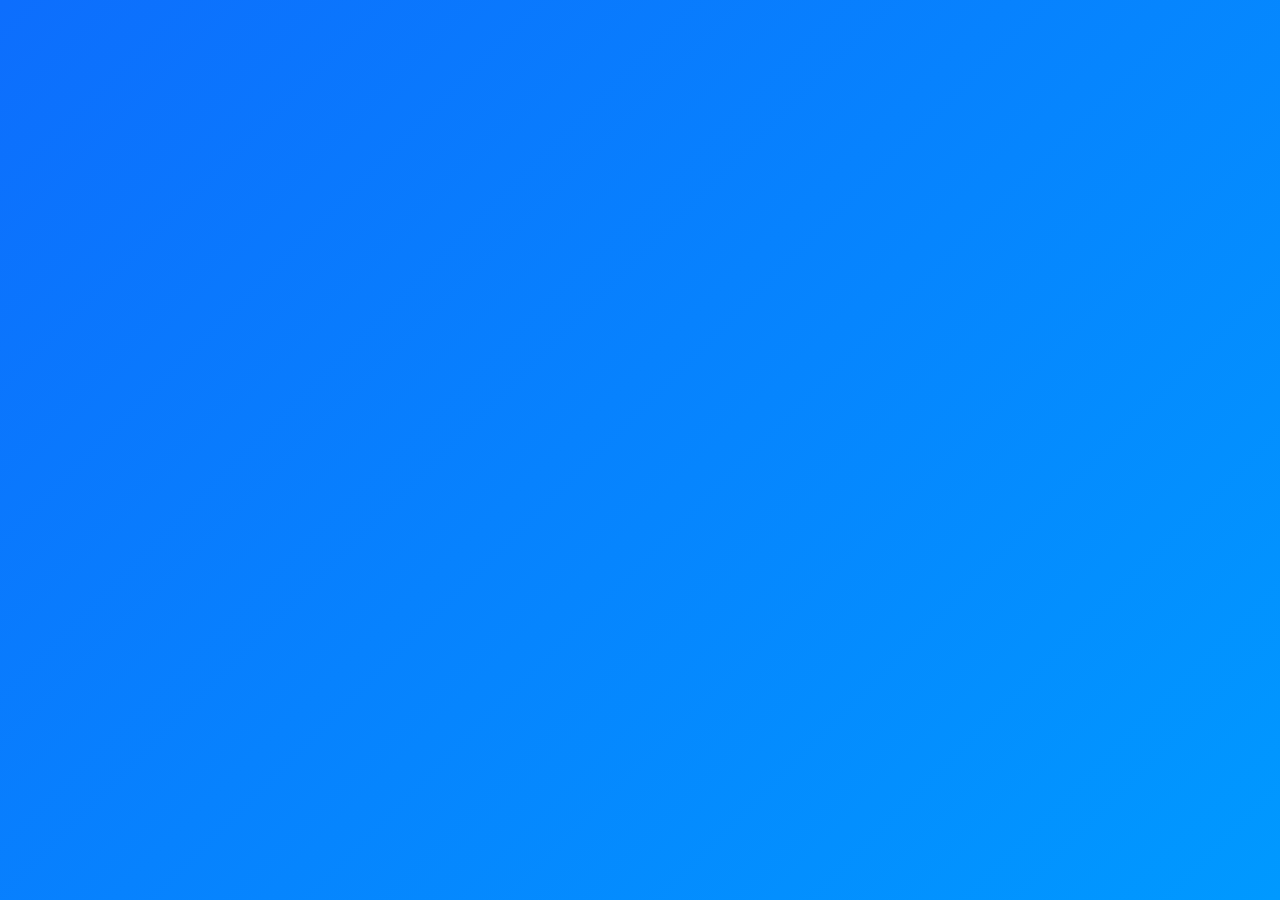
<file: index.html>
<!DOCTYPE html>
<html lang="es">

<head>
    <meta charset="UTF-8">
    <meta http-equiv="refresh" content="0; url=login.html">
    <title>Redirigiendo a Alke Wallet...</title>
</head>

<body>
    <p>Si no eres redirigido, haz clic <a href="login.html">aquí</a>.</p>
</body>

</html>
</file>
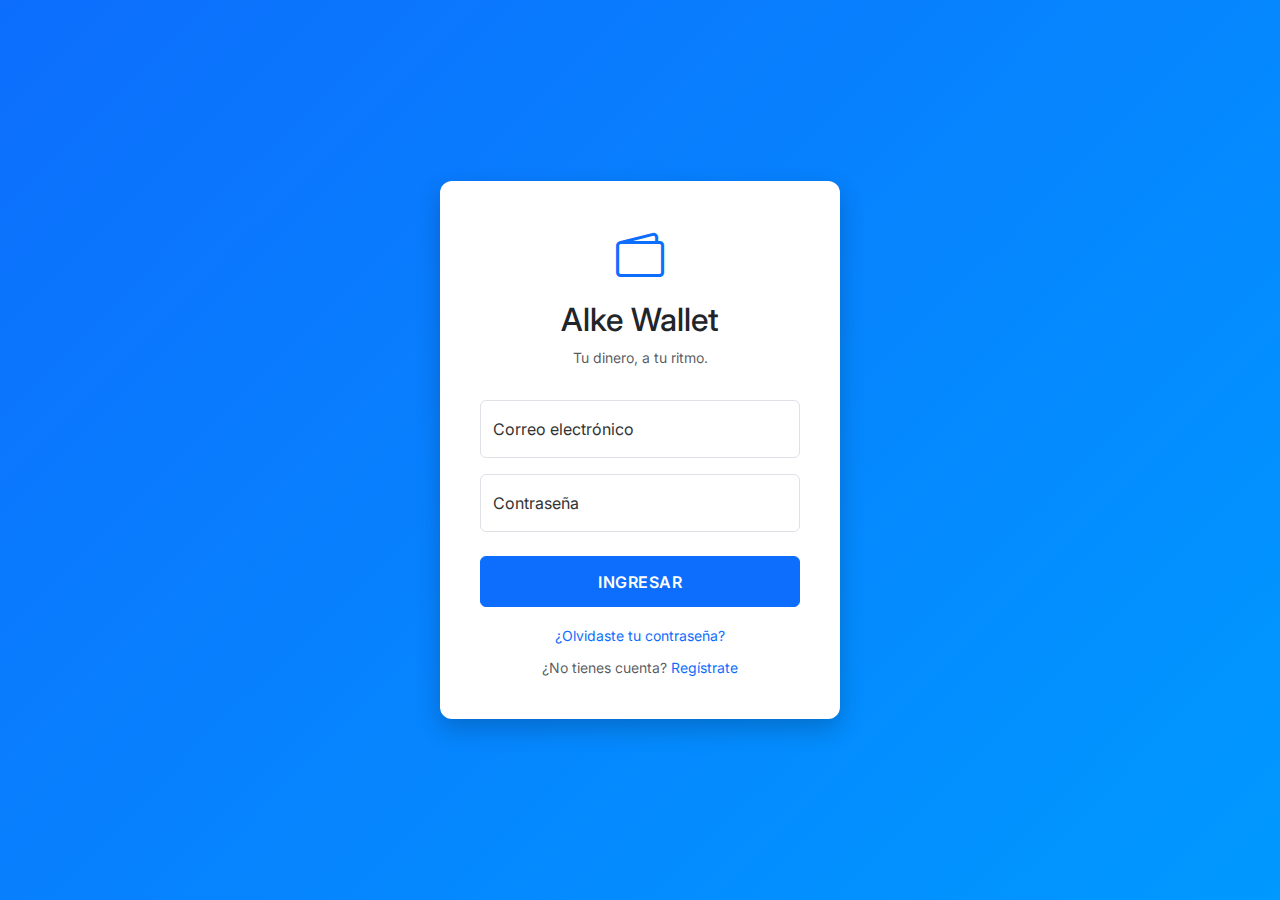
<file: deposit.html>
<!DOCTYPE html>
<html lang="es">

<head>
    <meta charset="UTF-8">
    <meta name="viewport" content="width=device-width, initial-scale=1.0">
    <title>Alke Wallet - Depositar</title>
    <link href="https://cdn.jsdelivr.net/npm/bootstrap@5.3.0/dist/css/bootstrap.min.css" rel="stylesheet">
    <link rel="stylesheet" href="https://cdn.jsdelivr.net/npm/bootstrap-icons@1.10.5/font/bootstrap-icons.css">
    <link rel="stylesheet" href="css/style.css">
</head>

<body class="bg-light">
    <!-- Navbar (Simplified for sub-pages or include same as menu) -->
    <nav class="navbar navbar-expand-lg navbar-dark bg-primary shadow-sm">
        <div class="container">
            <a class="navbar-brand fw-bold" href="menu.html">
                <i class="bi bi-wallet2 me-2"></i>Alke Wallet
            </a>
            <div class="ms-auto">
                <a href="menu.html" class="btn btn-sm btn-outline-light">
                    <i class="bi bi-arrow-left me-1"></i> Volver al Menú
                </a>
            </div>
        </div>
    </nav>

    <div class="container py-5">
        <div class="row justify-content-center">
            <div class="col-md-6">
                <div class="card border-0 shadow-sm">
                    <div class="card-body p-4">
                        <h4 class="card-title text-center text-primary mb-4">
                            <i class="bi bi-piggy-bank me-2"></i>Depositar Fondos
                        </h4>

                        <!-- Feedback Alert -->
                        <div id="feedbackMessage" class="alert d-none" role="alert"></div>

                        <form id="depositForm">
                            <div class="mb-4">
                                <label for="depositAmount" class="form-label text-muted">Monto a depositar</label>
                                <div class="input-group input-group-lg">
                                    <span class="input-group-text bg-light border-end-0">$</span>
                                    <input type="number" class="form-control border-start-0 ps-0" id="depositAmount"
                                        placeholder="0" min="1" required>
                                </div>
                            </div>

                            <div class="d-grid gap-2">
                                <button type="submit" class="btn btn-success btn-lg shadow-sm">
                                    Realizar Depósito
                                </button>
                            </div>
                        </form>
                    </div>
                </div>
            </div>
        </div>
    </div>

    <!-- Scripts -->
    <script src="https://cdn.jsdelivr.net/npm/bootstrap@5.3.0/dist/js/bootstrap.bundle.min.js"></script>
    <script src="https://code.jquery.com/jquery-3.7.0.min.js"></script>
    <!-- Include main.js for session check/formatting utilities if needed, but separate logic for page specific actions -->
    <script src="js/main.js"></script>
    <script src="js/deposit.js"></script>
</body>

</html>
</file>
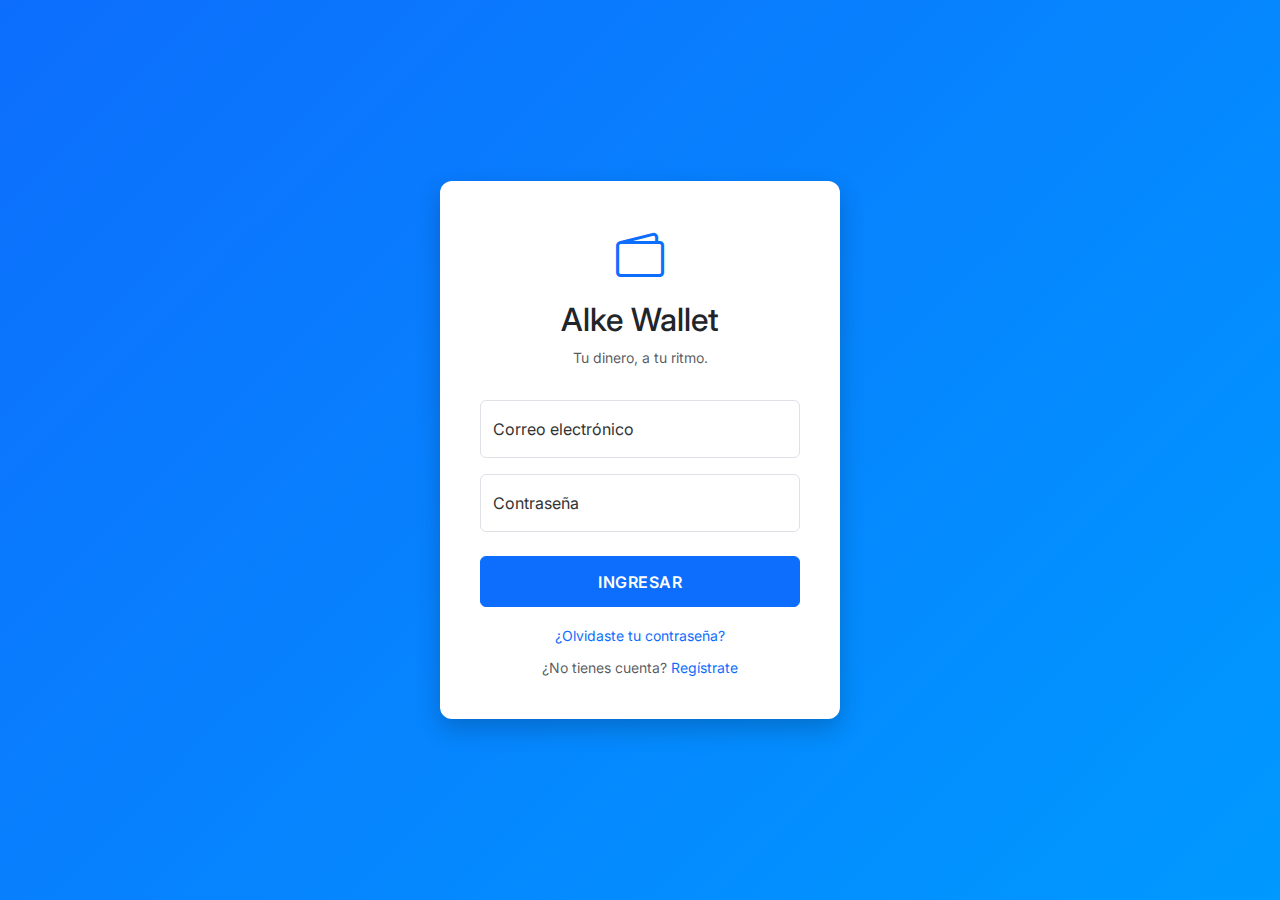
<file: login.html>
<!DOCTYPE html>
<html lang="es">
<head>
    <meta charset="UTF-8">
    <meta name="viewport" content="width=device-width, initial-scale=1.0">
    <title>Alke Wallet - Iniciar Sesión</title>
    <!-- Bootstrap 5 CSS -->
    <link href="https://cdn.jsdelivr.net/npm/bootstrap@5.3.0/dist/css/bootstrap.min.css" rel="stylesheet">
    <!-- Bootstrap Icons -->
    <link rel="stylesheet" href="https://cdn.jsdelivr.net/npm/bootstrap-icons@1.10.5/font/bootstrap-icons.css">
    <!-- Custom CSS -->
    <link rel="stylesheet" href="css/style.css">
</head>
<body>

    <div class="auth-container">
        <div class="auth-card fade-in">
            <div class="brand-logo">
                <i class="bi bi-wallet2"></i>
                <h2 class="mt-2 text-dark">Alke Wallet</h2>
                <p class="text-muted small">Tu dinero, a tu ritmo.</p>
            </div>

            <form id="loginForm" novalidate>
                <div class="form-floating mb-3">
                    <input type="email" class="form-control" id="email" placeholder="name@example.com" required>
                    <label for="email">Correo electrónico</label>
                    <div class="invalid-feedback">
                        Por favor ingresa un correo válido.
                    </div>
                </div>
                <div class="form-floating mb-4">
                    <input type="password" class="form-control" id="password" placeholder="Contraseña" required>
                    <label for="password">Contraseña</label>
                    <div class="invalid-feedback">
                        La contraseña es requerida.
                    </div>
                </div>

                <div class="alert alert-danger d-none" id="loginError" role="alert">
                    Credenciales inválidas. Inténtalo de nuevo.
                </div>

                <button type="submit" class="btn btn-primary btn-login">
                    INGRESAR
                </button>

                <div class="text-center mt-3">
                    <a href="#" class="text-decoration-none small">¿Olvidaste tu contraseña?</a>
                </div>
                <div class="text-center mt-2">
                    <span class="small text-muted">¿No tienes cuenta?</span> <a href="#" class="text-decoration-none small">Regístrate</a>
                </div>
            </form>
        </div>
    </div>

    <!-- Bootstrap Bundle with Popper -->
    <script src="https://cdn.jsdelivr.net/npm/bootstrap@5.3.0/dist/js/bootstrap.bundle.min.js"></script>
    <!-- JQuery -->
    <script src="https://code.jquery.com/jquery-3.7.0.min.js"></script>
    <!-- Custom JS -->
    <script src="js/login.js"></script>
</body>
</html>
</file>
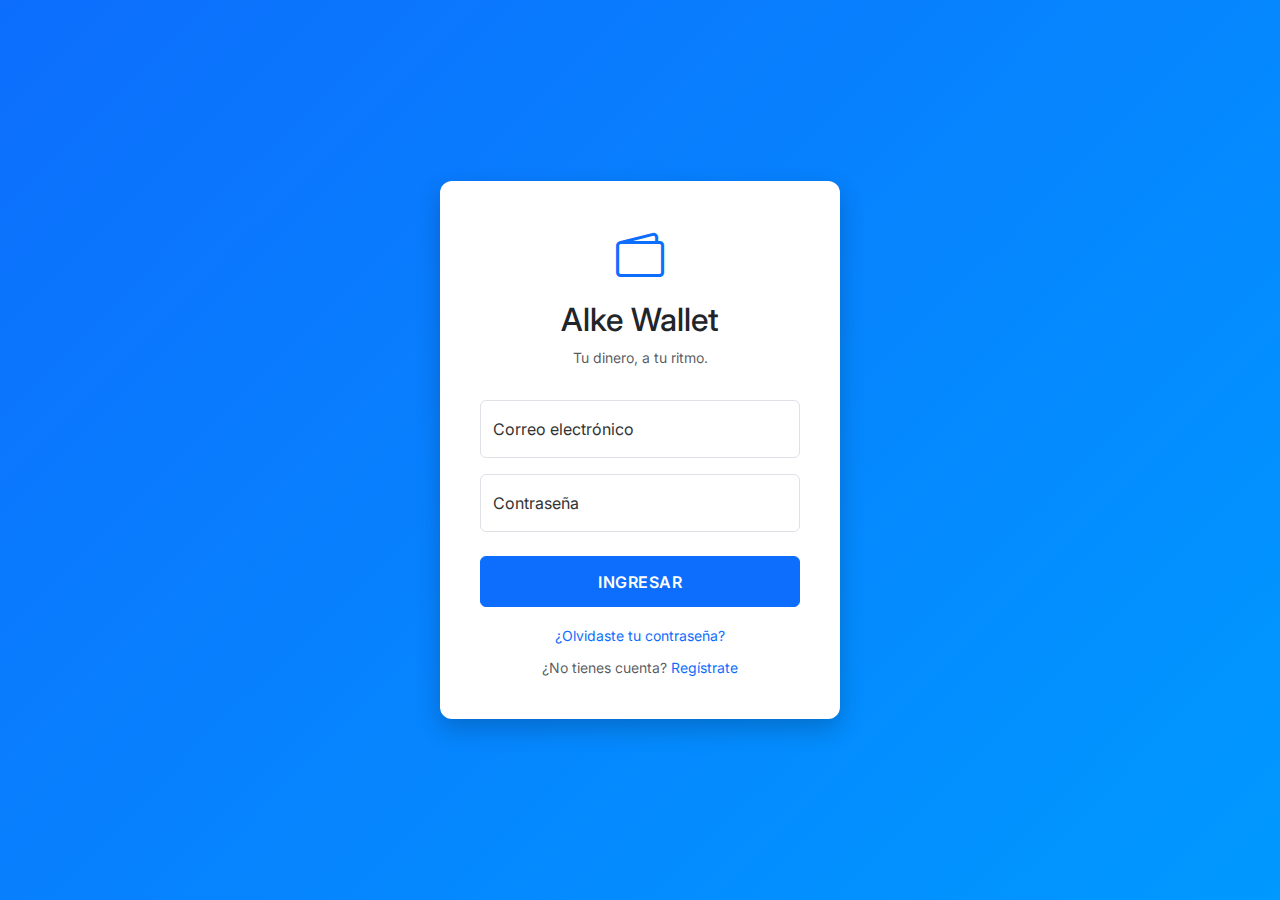
<file: sendmoney.html>
<!DOCTYPE html>
<html lang="es">

<head>
    <meta charset="UTF-8">
    <meta name="viewport" content="width=device-width, initial-scale=1.0">
    <title>Alke Wallet - Enviar Dinero</title>
    <link href="https://cdn.jsdelivr.net/npm/bootstrap@5.3.0/dist/css/bootstrap.min.css" rel="stylesheet">
    <link rel="stylesheet" href="https://cdn.jsdelivr.net/npm/bootstrap-icons@1.10.5/font/bootstrap-icons.css">
    <link rel="stylesheet" href="css/style.css">
</head>

<body class="bg-light">
    <!-- Navbar -->
    <nav class="navbar navbar-expand-lg navbar-dark bg-primary shadow-sm">
        <div class="container">
            <a class="navbar-brand fw-bold" href="menu.html">
                <i class="bi bi-wallet2 me-2"></i>Alke Wallet
            </a>
            <div class="ms-auto">
                <a href="menu.html" class="btn btn-sm btn-outline-light">
                    <i class="bi bi-arrow-left me-1"></i> Volver al Menú
                </a>
            </div>
        </div>
    </nav>

    <div class="container py-5">
        <div class="row justify-content-center">
            <div class="col-md-6">
                <div class="card border-0 shadow-sm">
                    <div class="card-body p-4">
                        <h4 class="card-title text-center text-primary mb-4">
                            <i class="bi bi-send me-2"></i>Enviar Dinero
                        </h4>

                        <!-- Feedback -->
                        <div id="feedbackMessage" class="alert d-none" role="alert"></div>

                        <form id="sendMoneyForm">
                            <!-- Contact Selection -->
                            <div class="mb-3 position-relative">
                                <label for="contactInput" class="form-label text-muted">Buscar Contacto</label>
                                <div class="input-group">
                                    <span class="input-group-text bg-white"><i class="bi bi-person-search"></i></span>
                                    <input type="text" class="form-control" id="contactInput"
                                        placeholder="Nombre o email" autocomplete="off" required>
                                </div>
                                <!-- Autocomplete Dropdown -->
                                <div id="contactSuggestions" class="list-group position-absolute w-100 shadow-sm d-none"
                                    style="z-index: 1000; top: 100%;">
                                    <!-- Populated by JS -->
                                </div>
                            </div>

                            <div class="mb-4">
                                <label for="transferAmount" class="form-label text-muted">Monto a transferir</label>
                                <div class="input-group input-group-lg">
                                    <span class="input-group-text bg-light border-end-0">$</span>
                                    <input type="number" class="form-control border-start-0 ps-0" id="transferAmount"
                                        placeholder="0" min="1" required>
                                </div>
                                <div class="form-text text-end" id="availableBalanceHelp">
                                    Saldo disponible: <span class="fw-bold" id="formBalance">$0</span>
                                </div>
                            </div>

                            <div class="d-grid gap-2">
                                <button type="submit" class="btn btn-warning text-white btn-lg shadow-sm">
                                    Enviar Fondos
                                </button>
                            </div>
                        </form>
                    </div>
                </div>
            </div>
        </div>
    </div>

    <script src="https://cdn.jsdelivr.net/npm/bootstrap@5.3.0/dist/js/bootstrap.bundle.min.js"></script>
    <script src="https://code.jquery.com/jquery-3.7.0.min.js"></script>
    <script src="js/main.js"></script>
    <script src="js/sendmoney.js"></script>
</body>

</html>
</file>
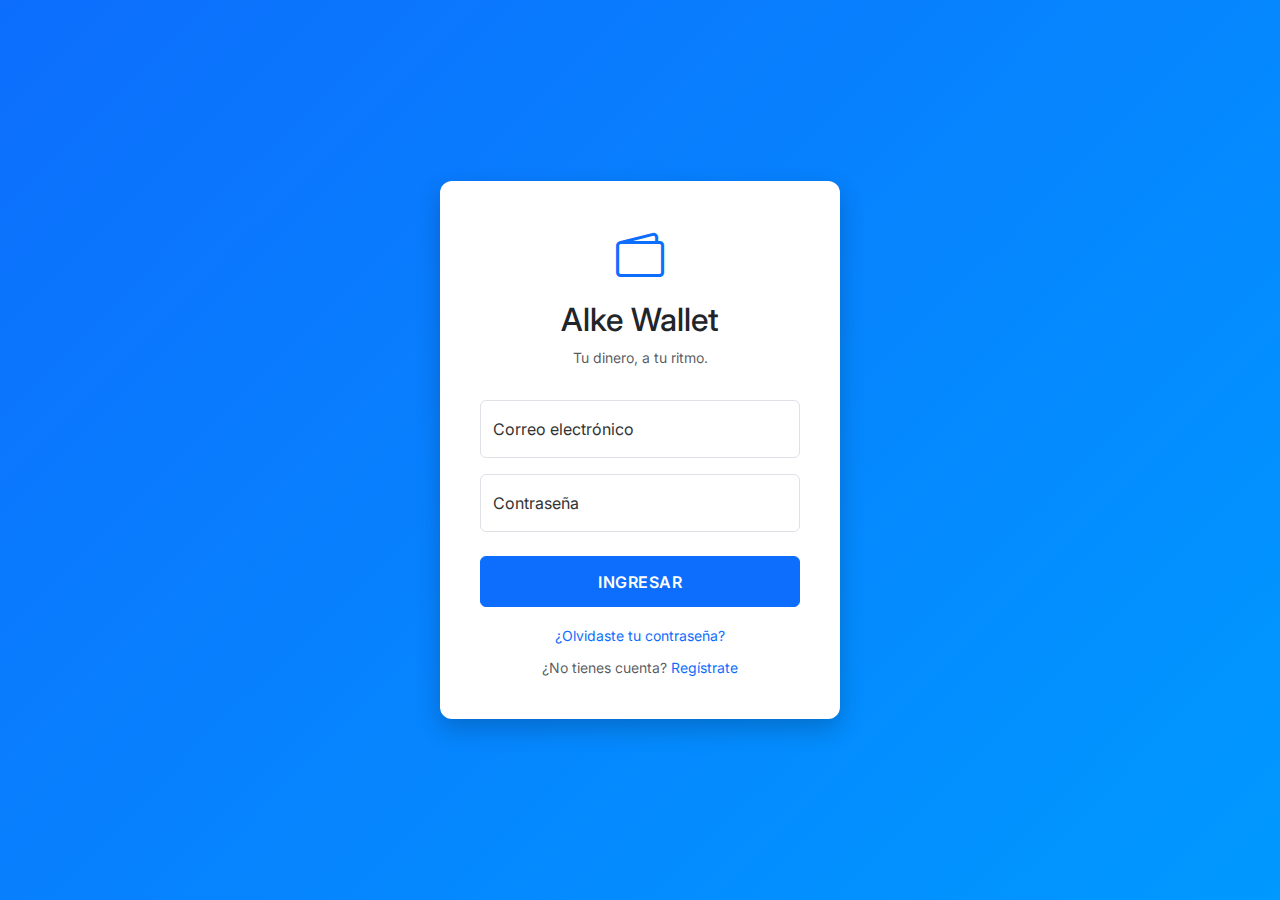
<file: transactions.html>
<!DOCTYPE html>
<html lang="es">

<head>
    <meta charset="UTF-8">
    <meta name="viewport" content="width=device-width, initial-scale=1.0">
    <title>Alke Wallet - Movimientos</title>
    <link href="https://cdn.jsdelivr.net/npm/bootstrap@5.3.0/dist/css/bootstrap.min.css" rel="stylesheet">
    <link rel="stylesheet" href="https://cdn.jsdelivr.net/npm/bootstrap-icons@1.10.5/font/bootstrap-icons.css">
    <link rel="stylesheet" href="css/style.css">
</head>

<body class="bg-light">
    <!-- Navbar -->
    <nav class="navbar navbar-expand-lg navbar-dark bg-primary shadow-sm">
        <div class="container">
            <a class="navbar-brand fw-bold" href="menu.html">
                <i class="bi bi-wallet2 me-2"></i>Alke Wallet
            </a>
            <div class="ms-auto">
                <a href="menu.html" class="btn btn-sm btn-outline-light">
                    <i class="bi bi-arrow-left me-1"></i> Volver al Menú
                </a>
            </div>
        </div>
    </nav>

    <div class="container py-5">
        <div class="row justify-content-center">
            <div class="col-md-8">
                <div class="d-flex justify-content-between align-items-center mb-4">
                    <h3 class="text-primary fw-bold">Últimos Movimientos</h3>
                    <button id="clearHistoryBtn" class="btn btn-outline-danger btn-sm">
                        <i class="bi bi-trash me-1"></i> Limpiar
                    </button>
                </div>

                <div class="card border-0 shadow-sm">
                    <div class="card-body p-0">
                        <div class="list-group list-group-flush" id="allTransactions">
                            <!-- Populated by JS -->
                            <div class="text-center py-5 text-muted">
                                <div class="spinner-border text-primary" role="status">
                                    <span class="visually-hidden">Cargando...</span>
                                </div>
                            </div>
                        </div>
                    </div>
                </div>
            </div>
        </div>
    </div>

    <!-- Scripts -->
    <script src="https://cdn.jsdelivr.net/npm/bootstrap@5.3.0/dist/js/bootstrap.bundle.min.js"></script>
    <script src="https://code.jquery.com/jquery-3.7.0.min.js"></script>
    <script src="js/main.js"></script>
    <script src="js/transactions.js"></script>
</body>

</html>
</file>
<file: css/style.css>
/* Global Styles */
@import url('https://fonts.googleapis.com/css2?family=Inter:wght@300;400;600;700&display=swap');

:root {
    --primary-color: #0d6efd; /* Bootstrap Primary Blue */
    --secondary-color: #6c757d;
    --accent-color: #0dcaf0;
    --dark-bg: #1e2125;
    --light-bg: #f8f9fa;
    --card-shadow: 0 4px 6px rgba(0, 0, 0, 0.1);
}

body {
    font-family: 'Inter', sans-serif;
    background-color: var(--light-bg);
    color: #333;
}

/* Auth Pages (Login) */
.auth-container {
    min-height: 100vh;
    display: flex;
    align-items: center;
    justify-content: center;
    background: linear-gradient(135deg, #0d6efd 0%, #0099ff 100%);
}

.auth-card {
    background: white;
    border-radius: 12px;
    padding: 2.5rem;
    width: 100%;
    max-width: 400px;
    box-shadow: 0 10px 25px rgba(0,0,0,0.2);
}

.brand-logo {
    text-align: center;
    margin-bottom: 2rem;
    color: var(--primary-color);
}

.brand-logo i {
    font-size: 3rem;
}

.form-floating input:focus {
    box-shadow: none;
    border-color: var(--primary-color);
}

.btn-login {
    width: 100%;
    padding: 0.8rem;
    font-weight: 600;
    letter-spacing: 0.5px;
}

/* Animations */
.fade-in {
    animation: fadeIn 0.8s ease-in;
}

@keyframes fadeIn {
    from { opacity: 0; transform: translateY(20px); }
    to { opacity: 1; transform: translateY(0); }
}
</file>
